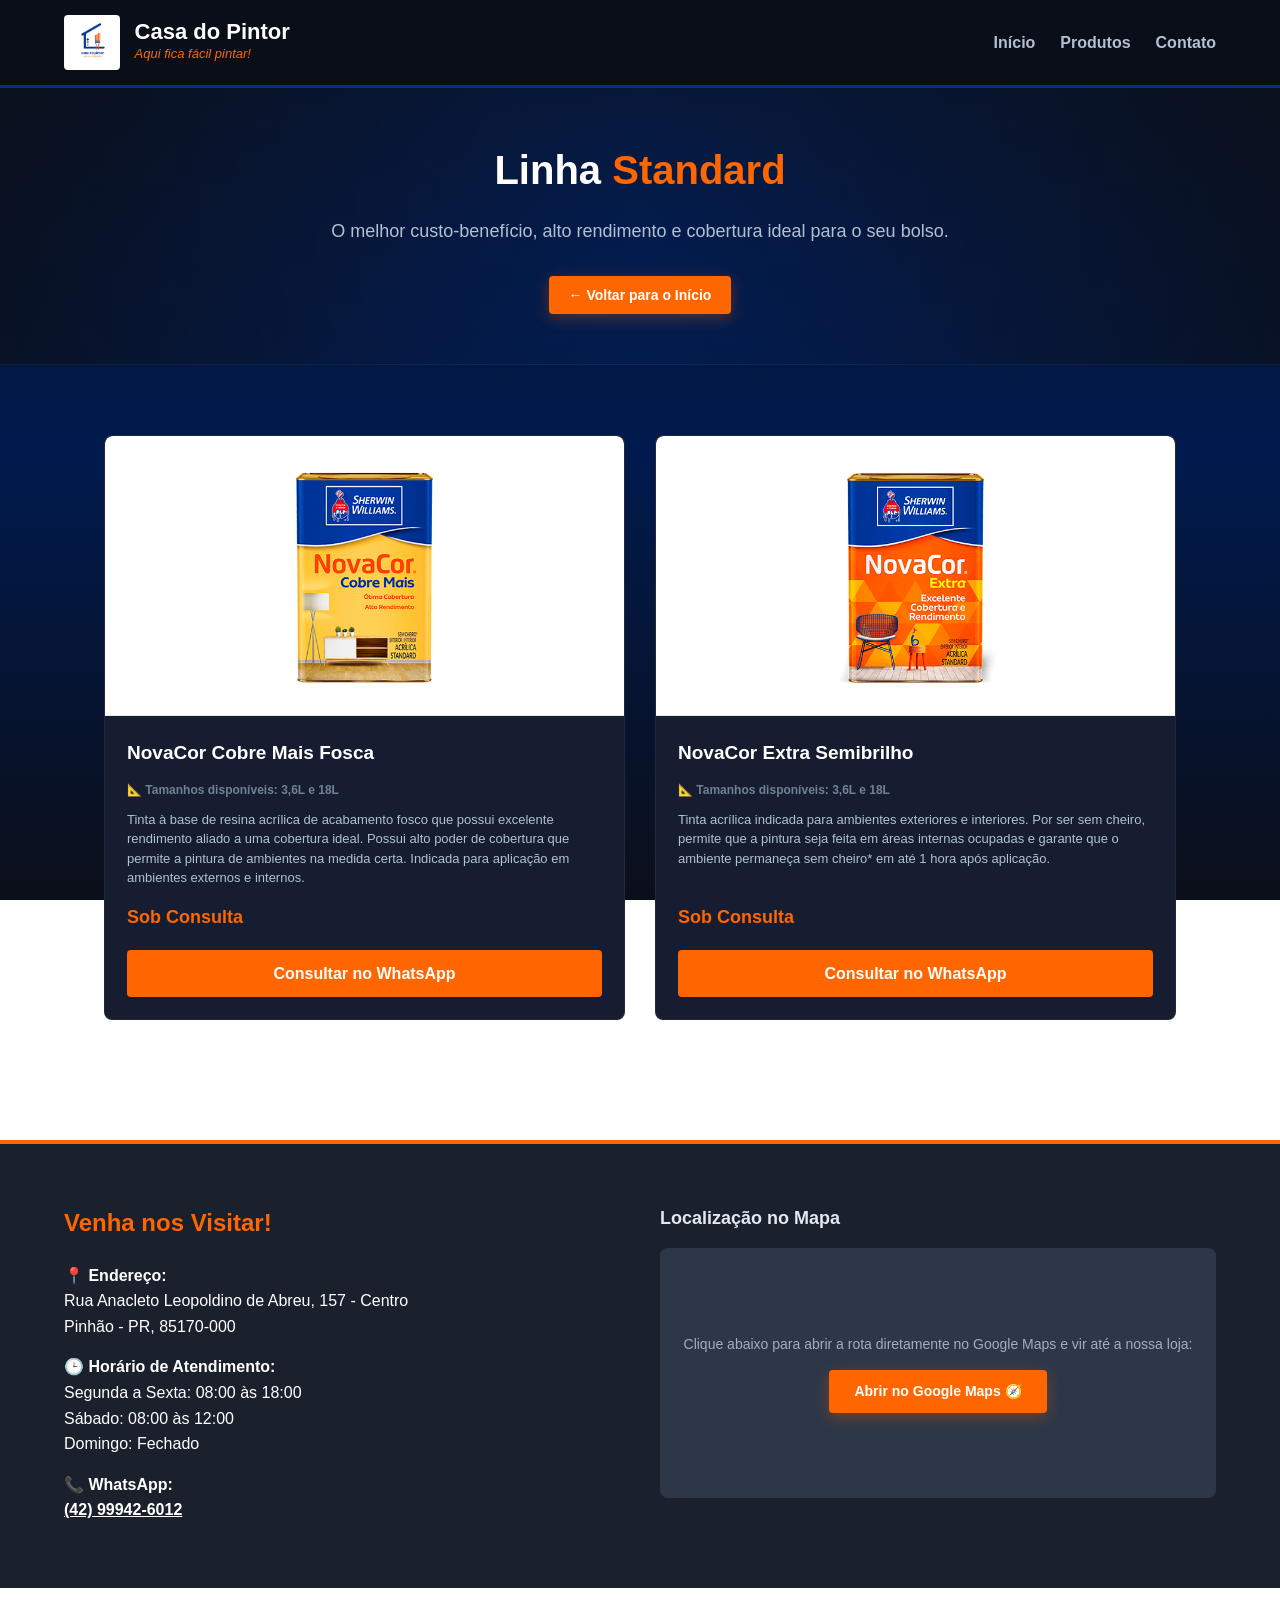
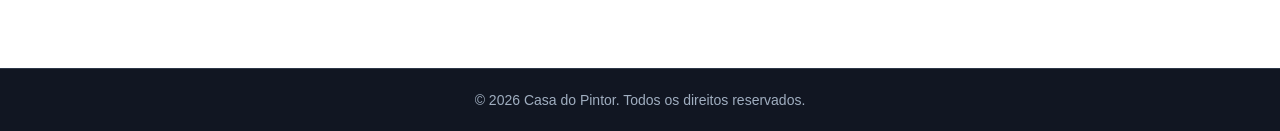
<file: economica-standard.html>
<!DOCTYPE html>
<html lang="pt-BR">
<head>
    <meta charset="UTF-8">
    <meta name="viewport" content="width=device-width, initial-scale=1.0">
    <title>Linha Standard - Casa do Pintor</title>
    <link rel="stylesheet" href="style.css">
</head>
<body>

    <header>
        <div class="logo-container">
            <img src="WhatsApp Image 2026-06-05 at 13.28.45.jpeg" alt="Casa do Pintor Logo" class="logo-img">
            <div class="logo-texto">
                <h1>Casa do Pintor</h1>
                <span>Aqui fica fácil pintar!</span>
            </div>
        </div>
        <nav>
            <ul>
                <li><a href="index.html">Início</a></li>
                <li><a href="index.html#produtos">Produtos</a></li>
                <li><a href="#contato">Contato</a></li>
            </ul>
        </nav>
    </header>

    <section class="hero" style="padding: 50px 5%;">
        <h2>Linha <span>Standard</span></h2>
        <p>O melhor custo-benefício, alto rendimento e cobertura ideal para o seu bolso.</p>
        <a href="index.html" class="btn-cta" style="padding: 8px 20px; font-size: 14px;">← Voltar para o Início</a>
    </section>

    <main class="produtos-container">
        <div class="grid-produtos">
            
            <div class="produto-card" style="display: flex; flex-direction: column; height: auto;">
                <div class="produto-imagem" style="background: #ffffff; padding: 20px; height: 280px; display: flex; align-items: center; justify-content: center; border-bottom: 1px solid #e2e8f0; border-radius: 8px 8px 0 0;">
                    <img src="novacor-cobre-mais.png" alt="Sherwin Williams NovaCor Cobre Mais Fosca" style="max-height: 100%; max-width: 100%; object-fit: contain;">
                </div>
                <div class="produto-info" style="display: flex; flex-direction: column; flex-grow: 1; justify-content: space-between;">
                    <div>
                        <h4>NovaCor Cobre Mais Fosca</h4>
                        <span style="display: block; font-size: 12px; font-weight: bold; color: #718096; margin-bottom: 10px;">📐 Tamanhos disponíveis: 3,6L e 18L</span>
                        <p style="font-size: 13px; line-height: 1.5; color: var(--cinza-texto); height: auto; margin-bottom: 15px; overflow: visible;">
                            Tinta à base de resina acrílica de acabamento fosco que possui excelente rendimento aliado a uma cobertura ideal. Possui alto poder de cobertura que permite a pintura de ambientes na medida certa. Indicada para aplicação em ambientes externos e internos.
                        </p>
                    </div>
                    <div>
                        <span class="produto-preco">Sob Consulta</span>
                        <a href="https://api.whatsapp.com/send?phone=5542999426012&text=Olá! Quero consultar o preço da NovaCor Cobre Mais Fosca." target="_blank" class="btn-detalhes" style="background-color: var(--laranja);">Consultar no WhatsApp</a>
                    </div>
                </div>
            </div>

            <div class="produto-card" style="display: flex; flex-direction: column; height: auto;">
                <div class="produto-imagem" style="background: #ffffff; padding: 20px; height: 280px; display: flex; align-items: center; justify-content: center; border-bottom: 1px solid #e2e8f0; border-radius: 8px 8px 0 0;">
                    <img src="novacor-extra-fosco.png" alt="Sherwin Williams NovaCor Extra Semibrilho" style="max-height: 100%; max-width: 100%; object-fit: contain;">
                </div>
                <div class="produto-info" style="display: flex; flex-direction: column; flex-grow: 1; justify-content: space-between;">
                    <div>
                        <h4>NovaCor Extra Semibrilho</h4>
                        <span style="display: block; font-size: 12px; font-weight: bold; color: #718096; margin-bottom: 10px;">📐 Tamanhos disponíveis: 3,6L e 18L</span>
                        <p style="font-size: 13px; line-height: 1.5; color: var(--cinza-texto); height: auto; margin-bottom: 15px; overflow: visible;">
                            Tinta acrílica indicada para ambientes exteriores e interiores. Por ser sem cheiro, permite que a pintura seja feita em áreas internas ocupadas e garante que o ambiente permaneça sem cheiro* em até 1 hora após aplicação.
                        </p>
                    </div>
                    <div>
                        <span class="produto-preco">Sob Consulta</span>
                        <a href="https://api.whatsapp.com/send?phone=5542999426012&text=Olá! Quero consultar o preço da NovaCor Extra Semibrilho." target="_blank" class="btn-detalhes" style="background-color: var(--laranja);">Consultar no WhatsApp</a>
                    </div>
                </div>
            </div>

        </div>
    </main>

    <section id="contato" style="padding: 60px 5%; background-color: #1a202c; color: #ffffff; border-top: 4px solid var(--laranja); margin-top: 50px;">
        <div style="max-width: 1200px; margin: 0 auto; display: flex; flex-wrap: wrap; gap: 40px; justify-content: space-between; align-items: flex-start;">
            
            <div style="flex: 1; min-width: 300px;">
                <h3 style="font-size: 24px; color: var(--laranja); margin-bottom: 20px;">Venha nos Visitar!</h3>
                
                <p style="font-size: 16px; line-height: 1.6; margin-bottom: 15px;">
                    <strong>📍 Endereço:</strong><br>
                    Rua Anacleto Leopoldino de Abreu, 157 - Centro<br>
                    Pinhão - PR, 85170-000
                </p>

                <p style="font-size: 16px; line-height: 1.6; margin-bottom: 15px;">
                    <strong>🕒 Horário de Atendimento:</strong><br>
                    Segunda a Sexta: 08:00 às 18:00<br>
                    Sábado: 08:00 às 12:00<br>
                    Domingo: Fechado
                </p>

                <p style="font-size: 16px; line-height: 1.6; margin-bottom: 5px;">
                    <strong>📞 WhatsApp:</strong><br>
                    <a href="https://api.whatsapp.com/send?phone=5542999426012" target="_blank" style="color: #ffffff; text-decoration: underline; font-weight: bold;">(42) 99942-6012</a>
                </p>
            </div>

            <div style="flex: 1; min-width: 300px; width: 100%;">
                <h4 style="font-size: 18px; margin-bottom: 15px; color: #e2e8f0;">Localização no Mapa</h4>
                <div style="width: 100%; height: 250px; border-radius: 8px; overflow: hidden; border: 2px solid #2d3748; background: #2d3748; display: flex; align-items: center; justify-content: center; text-align: center; padding: 20px;">
                    <div>
                        <p style="margin-bottom: 15px; font-size: 14px; color: #a0aec0;">Clique abaixo para abrir a rota diretamente no Google Maps e vir até a nossa loja:</p>
                        <a href="https://maps.google.com/?q=Casa+do+Pintor+Pinhão+PR" target="_blank" class="btn-cta" style="padding: 10px 25px; font-size: 14px; text-decoration: none; display: inline-block;">Abrir no Google Maps 🧭</a>
                    </div>
                </div>
            </div>

        </div>
    </section>

    <footer style="padding: 20px 5%; text-align: center; color: #a0aec0; background-color: #111622; font-size: 14px; border-top: 1px solid #2d3748;">
        <p>© 2026 Casa do Pintor. Todos os direitos reservados.</p>
    </footer>

</body>
</html>
</file>
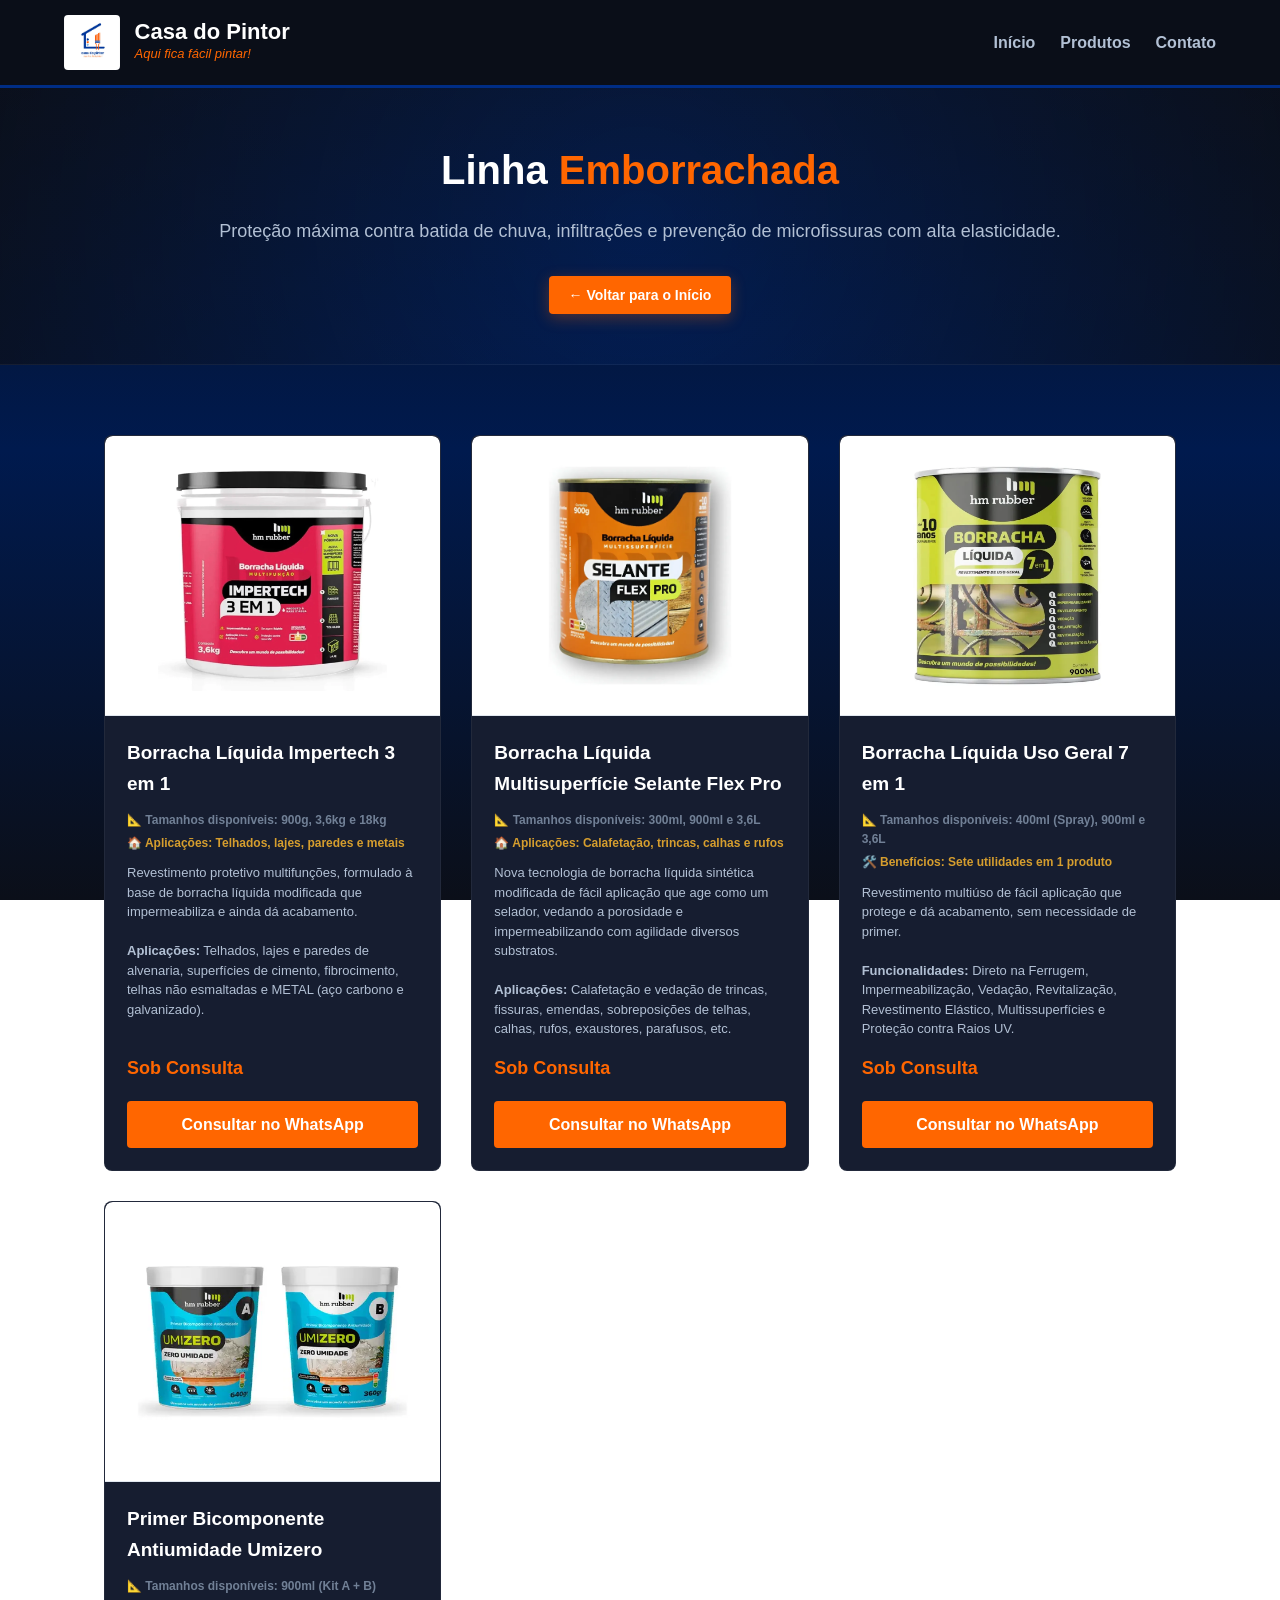
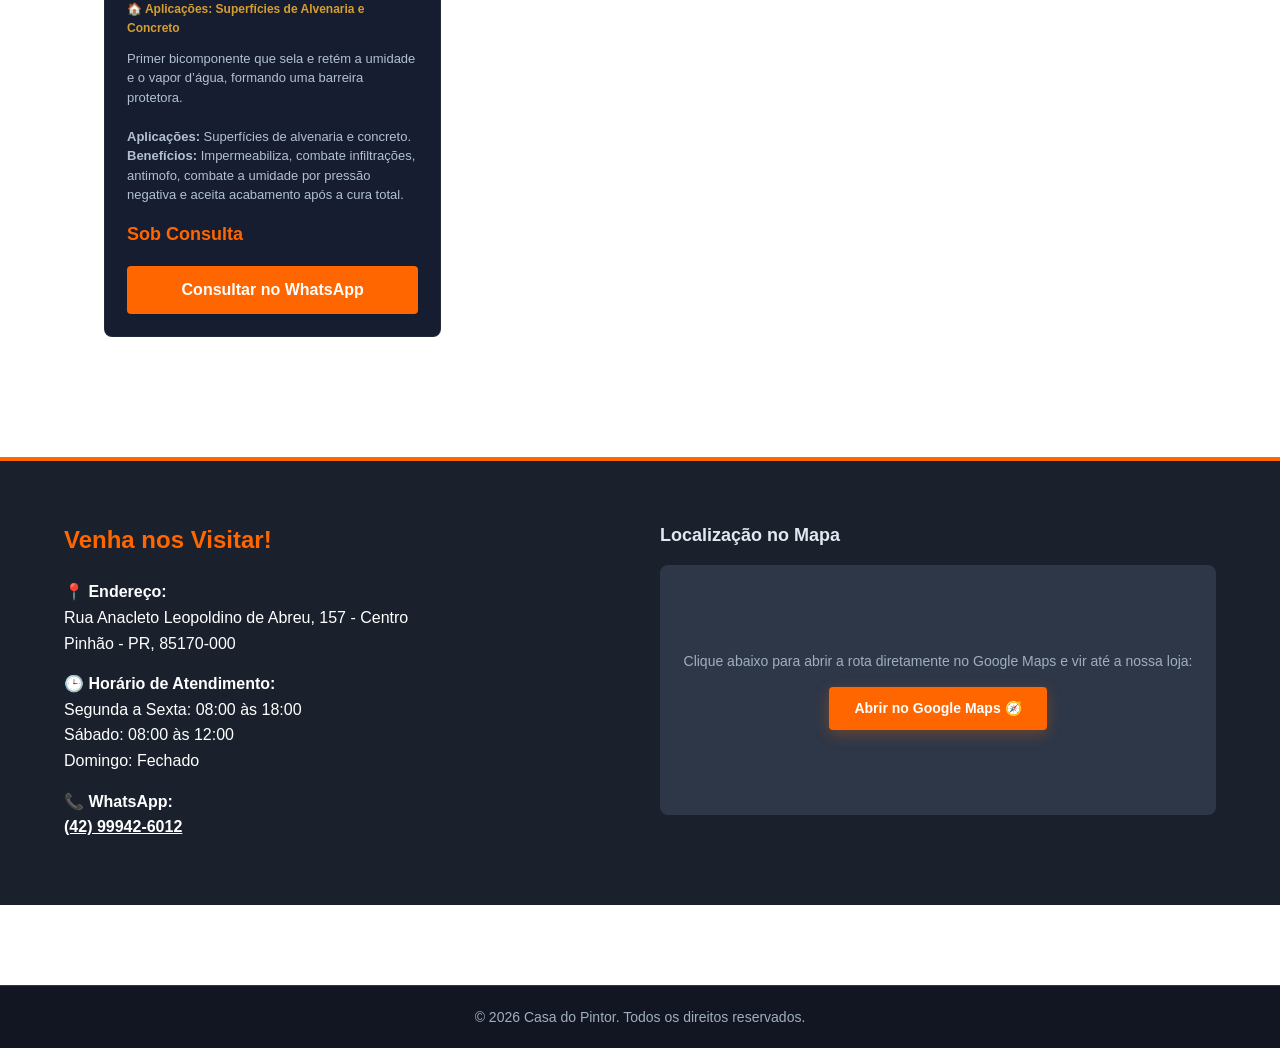
<file: emborrachados.html>
<!DOCTYPE html>
<html lang="pt-BR">
<head>
    <meta charset="UTF-8">
    <meta name="viewport" content="width=device-width, initial-scale=1.0">
    <title>Tintas Emborrachadas - Casa do Pintor</title>
    <link rel="stylesheet" href="style.css">
</head>
<body>

    <header>
        <div class="logo-container">
            <img src="WhatsApp Image 2026-06-05 at 13.28.45.jpeg" alt="Casa do Pintor Logo" class="logo-img">
            <div class="logo-texto">
                <h1>Casa do Pintor</h1>
                <span>Aqui fica fácil pintar!</span>
            </div>
        </div>
        <nav>
            <ul>
                <li><a href="index.html">Início</a></li>
                <li><a href="index.html#produtos">Produtos</a></li>
                <li><a href="#contato">Contato</a></li>
            </ul>
        </nav>
    </header>

    <section class="hero" style="padding: 50px 5%;">
        <h2>Linha <span>Emborrachada</span></h2>
        <p>Proteção máxima contra batida de chuva, infiltrações e prevenção de microfissuras com alta elasticidade.</p>
        <a href="index.html" class="btn-cta" style="padding: 8px 20px; font-size: 14px;">← Voltar para o Início</a>
    </section>

    <main class="produtos-container">
        <div class="grid-produtos">
            
            <div class="produto-card" style="display: flex; flex-direction: column; height: auto;">
                <div class="produto-imagem" style="background: #ffffff; padding: 20px; height: 280px; display: flex; align-items: center; justify-content: center; border-bottom: 1px solid #e2e8f0; border-radius: 8px 8px 0 0;">
                    <img src="impertech3em1-077ca2be7a8fc4735017719373905901-1024-1024.webp" alt="HM Rubber Impertech 3 em 1" style="max-height: 100%; max-width: 100%; object-fit: contain;">
                </div>
                <div class="produto-info" style="display: flex; flex-direction: column; flex-grow: 1; justify-content: space-between;">
                    <div>
                        <h4>Borracha Líquida Impertech 3 em 1</h4>
                        <span style="display: block; font-size: 12px; font-weight: bold; color: #718096; margin-bottom: 4px;">📐 Tamanhos disponíveis: 900g, 3,6kg e 18kg</span>
                        <span style="display: block; font-size: 12px; font-weight: bold; color: #d69e2e; margin-bottom: 10px;">🏠 Aplicações: Telhados, lajes, paredes e metais</span>
                        <p style="font-size: 13px; line-height: 1.5; color: var(--cinza-texto); height: auto; margin-bottom: 15px; overflow: visible;">
                            Revestimento protetivo multifunções, formulado à base de borracha líquida modificada que impermeabiliza e ainda dá acabamento. <br><br>
                            <strong>Aplicações:</strong> Telhados, lajes e paredes de alvenaria, superfícies de cimento, fibrocimento, telhas não esmaltadas e METAL (aço carbono e galvanizado).
                        </p>
                    </div>
                    <div>
                        <span class="produto-preco">Sob Consulta</span>
                        <a href="https://api.whatsapp.com/send?phone=5542999426012&text=Olá! Quero consultar o preço da Borracha Líquida Impertech 3 em 1 da HM Rubber." target="_blank" class="btn-detalhes" style="background-color: var(--laranja);">Consultar no WhatsApp</a>
                    </div>
                </div>
            </div>

            <div class="produto-card" style="display: flex; flex-direction: column; height: auto;">
                <div class="produto-imagem" style="background: #ffffff; padding: 20px; height: 280px; display: flex; align-items: center; justify-content: center; border-bottom: 1px solid #e2e8f0; border-radius: 8px 8px 0 0;">
                    <img src="D_NQ_NP_2X_774444-MLB107421242733_022026-F.webp" alt="HM Rubber Selante Flex Pro" style="max-height: 100%; max-width: 100%; object-fit: contain;">
                </div>
                <div class="produto-info" style="display: flex; flex-direction: column; flex-grow: 1; justify-content: space-between;">
                    <div>
                        <h4>Borracha Líquida Multisuperfície Selante Flex Pro</h4>
                        <span style="display: block; font-size: 12px; font-weight: bold; color: #718096; margin-bottom: 4px;">📐 Tamanhos disponíveis: 300ml, 900ml e 3,6L</span>
                        <span style="display: block; font-size: 12px; font-weight: bold; color: #d69e2e; margin-bottom: 10px;">🏠 Aplicações: Calafetação, trincas, calhas e rufos</span>
                        <p style="font-size: 13px; line-height: 1.5; color: var(--cinza-texto); height: auto; margin-bottom: 15px; overflow: visible;">
                            Nova tecnologia de borracha líquida sintética modificada de fácil aplicação que age como um selador, vedando a porosidade e impermeabilizando com agilidade diversos substratos. <br><br>
                            <strong>Aplicações:</strong> Calafetação e vedação de trincas, fissuras, emendas, sobreposições de telhas, calhas, rufos, exaustores, parafusos, etc.
                        </p>
                    </div>
                    <div>
                        <span class="produto-preco">Sob Consulta</span>
                        <a href="https://api.whatsapp.com/send?phone=5542999426012&text=Olá! Quero consultar o preço da Borracha Líquida Selante Flex Pro da HM Rubber." target="_blank" class="btn-detalhes" style="background-color: var(--laranja);">Consultar no WhatsApp</a>
                    </div>
                </div>
            </div>

            <div class="produto-card" style="display: flex; flex-direction: column; height: auto;">
                <div class="produto-imagem" style="background: #ffffff; padding: 20px; height: 280px; display: flex; align-items: center; justify-content: center; border-bottom: 1px solid #e2e8f0; border-radius: 8px 8px 0 0;">
                    <img src="D_NQ_NP_2X_675454-MLA111085047378_052026-F.webp" alt="HM Rubber Borracha Líquida 7 em 1" style="max-height: 100%; max-width: 100%; object-fit: contain;">
                </div>
                <div class="produto-info" style="display: flex; flex-direction: column; flex-grow: 1; justify-content: space-between;">
                    <div>
                        <h4>Borracha Líquida Uso Geral 7 em 1</h4>
                        <span style="display: block; font-size: 12px; font-weight: bold; color: #718096; margin-bottom: 4px;">📐 Tamanhos disponíveis: 400ml (Spray), 900ml e 3,6L</span>
                        <span style="display: block; font-size: 12px; font-weight: bold; color: #d69e2e; margin-bottom: 10px;">🛠️ Benefícios: Sete utilidades em 1 produto</span>
                        <p style="font-size: 13px; line-height: 1.5; color: var(--cinza-texto); height: auto; margin-bottom: 15px; overflow: visible;">
                            Revestimento multiúso de fácil aplicação que protege e dá acabamento, sem necessidade de primer. <br><br>
                            <strong>Funcionalidades:</strong> Direto na Ferrugem, Impermeabilização, Vedação, Revitalização, Revestimento Elástico, Multissuperfícies e Proteção contra Raios UV.
                        </p>
                    </div>
                    <div>
                        <span class="produto-preco">Sob Consulta</span>
                        <a href="https://api.whatsapp.com/send?phone=5542999426012&text=Olá! Quero consultar o preço da Borracha Líquida Uso Geral 7 em 1 da HM Rubber." target="_blank" class="btn-detalhes" style="background-color: var(--laranja);">Consultar no WhatsApp</a>
                    </div>
                </div>
            </div>

            <div class="produto-card" style="display: flex; flex-direction: column; height: auto;">
                <div class="produto-imagem" style="background: #ffffff; padding: 20px; height: 280px; display: flex; align-items: center; justify-content: center; border-bottom: 1px solid #e2e8f0; border-radius: 8px 8px 0 0;">
                    <img src="D_NQ_NP_2X_764074-MLA100008392477_122025-F.webp" alt="HM Rubber Umizero Primer Bicomponente" style="max-height: 100%; max-width: 100%; object-fit: contain;">
                </div>
                <div class="produto-info" style="display: flex; flex-direction: column; flex-grow: 1; justify-content: space-between;">
                    <div>
                        <h4>Primer Bicomponente Antiumidade Umizero</h4>
                        <span style="display: block; font-size: 12px; font-weight: bold; color: #718096; margin-bottom: 4px;">📐 Tamanhos disponíveis: 900ml (Kit A + B)</span>
                        <span style="display: block; font-size: 12px; font-weight: bold; color: #d69e2e; margin-bottom: 10px;">🏠 Aplicações: Superfícies de Alvenaria e Concreto</span>
                        <p style="font-size: 13px; line-height: 1.5; color: var(--cinza-texto); height: auto; margin-bottom: 15px; overflow: visible;">
                            Primer bicomponente que sela e retém a umidade e o vapor d’água, formando uma barreira protetora. <br><br>
                            <strong>Aplicações:</strong> Superfícies de alvenaria e concreto.<br>
                            <strong>Benefícios:</strong> Impermeabiliza, combate infiltrações, antimofo, combate a umidade por pressão negativa e aceita acabamento após a cura total.
                        </p>
                    </div>
                    <div>
                        <span class="produto-preco">Sob Consulta</span>
                        <a href="https://api.whatsapp.com/send?phone=5542999426012&text=Olá! Quero consultar o preço do Primer Bicomponente Antiumidade Umizero da HM Rubber." target="_blank" class="btn-detalhes" style="background-color: var(--laranja);">Consultar no WhatsApp</a>
                    </div>
                </div>
            </div>

        </div>
    </main>

    <section id="contato" style="padding: 60px 5%; background-color: #1a202c; color: #ffffff; border-top: 4px solid var(--laranja); margin-top: 50px;">
        <div style="max-width: 1200px; margin: 0 auto; display: flex; flex-wrap: wrap; gap: 40px; justify-content: space-between; align-items: flex-start;">
            
            <div style="flex: 1; min-width: 300px;">
                <h3 style="font-size: 24px; color: var(--laranja); margin-bottom: 20px;">Venha nos Visitar!</h3>
                
                <p style="font-size: 16px; line-height: 1.6; margin-bottom: 15px;">
                    <strong>📍 Endereço:</strong><br>
                    Rua Anacleto Leopoldino de Abreu, 157 - Centro<br>
                    Pinhão - PR, 85170-000
                </p>

                <p style="font-size: 16px; line-height: 1.6; margin-bottom: 15px;">
                    <strong>🕒 Horário de Atendimento:</strong><br>
                    Segunda a Sexta: 08:00 às 18:00<br>
                    Sábado: 08:00 às 12:00<br>
                    Domingo: Fechado
                </p>

                <p style="font-size: 16px; line-height: 1.6; margin-bottom: 5px;">
                    <strong>📞 WhatsApp:</strong><br>
                    <a href="https://api.whatsapp.com/send?phone=5542999426012" target="_blank" style="color: #ffffff; text-decoration: underline; font-weight: bold;">(42) 99942-6012</a>
                </p>
            </div>

            <div style="flex: 1; min-width: 300px; width: 100%;">
                <h4 style="font-size: 18px; margin-bottom: 15px; color: #e2e8f0;">Localização no Mapa</h4>
                <div style="width: 100%; height: 250px; border-radius: 8px; overflow: hidden; border: 2px solid #2d3748; background: #2d3748; display: flex; align-items: center; justify-content: center; text-align: center; padding: 20px;">
                    <div>
                        <p style="margin-bottom: 15px; font-size: 14px; color: #a0aec0;">Clique abaixo para abrir a rota diretamente no Google Maps e vir até a nossa loja:</p>
                        <a href="https://www.google.com/maps/place/Casa+Do+Pintor/@-25.6953934,-51.6593427,17z/data=!3m1!4b1!4m6!3m5!1s0x94ed5dca9c2d3109:0x843a237959f0c6ea!8m2!3d-25.6953934!4d-51.6593427!16s%2Fg%2F11y59mclby?entry=ttu" target="_blank" class="btn-cta" style="padding: 10px 25px; font-size: 14px; text-decoration: none; display: inline-block;">Abrir no Google Maps 🧭</a>
                    </div>
                </div>
            </div>

        </div>
    </section>

    <footer style="padding: 20px 5%; text-align: center; color: #a0aec0; background-color: #111622; font-size: 14px; border-top: 1px solid #2d3748;">
        <p>© 2026 Casa do Pintor. Todos os direitos reservados.</p>
    </footer>

</body>
</html>
</file>
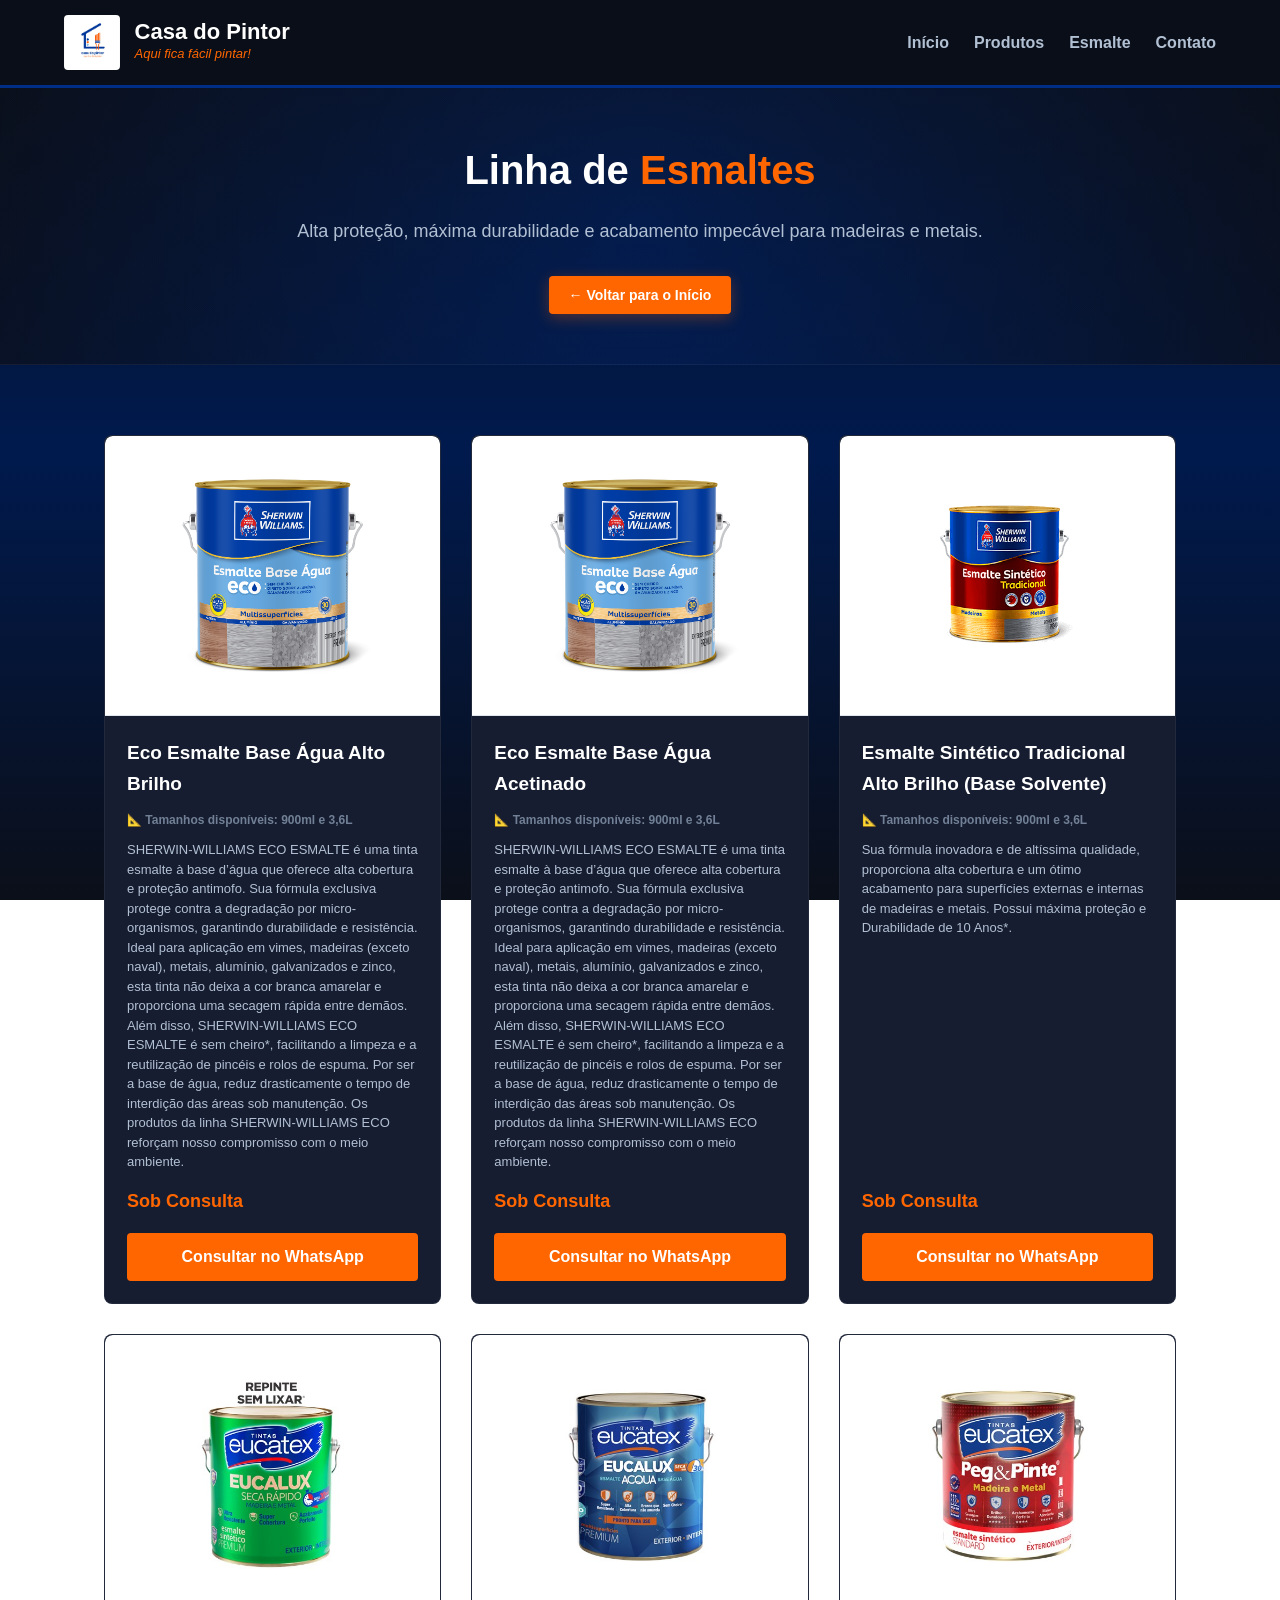
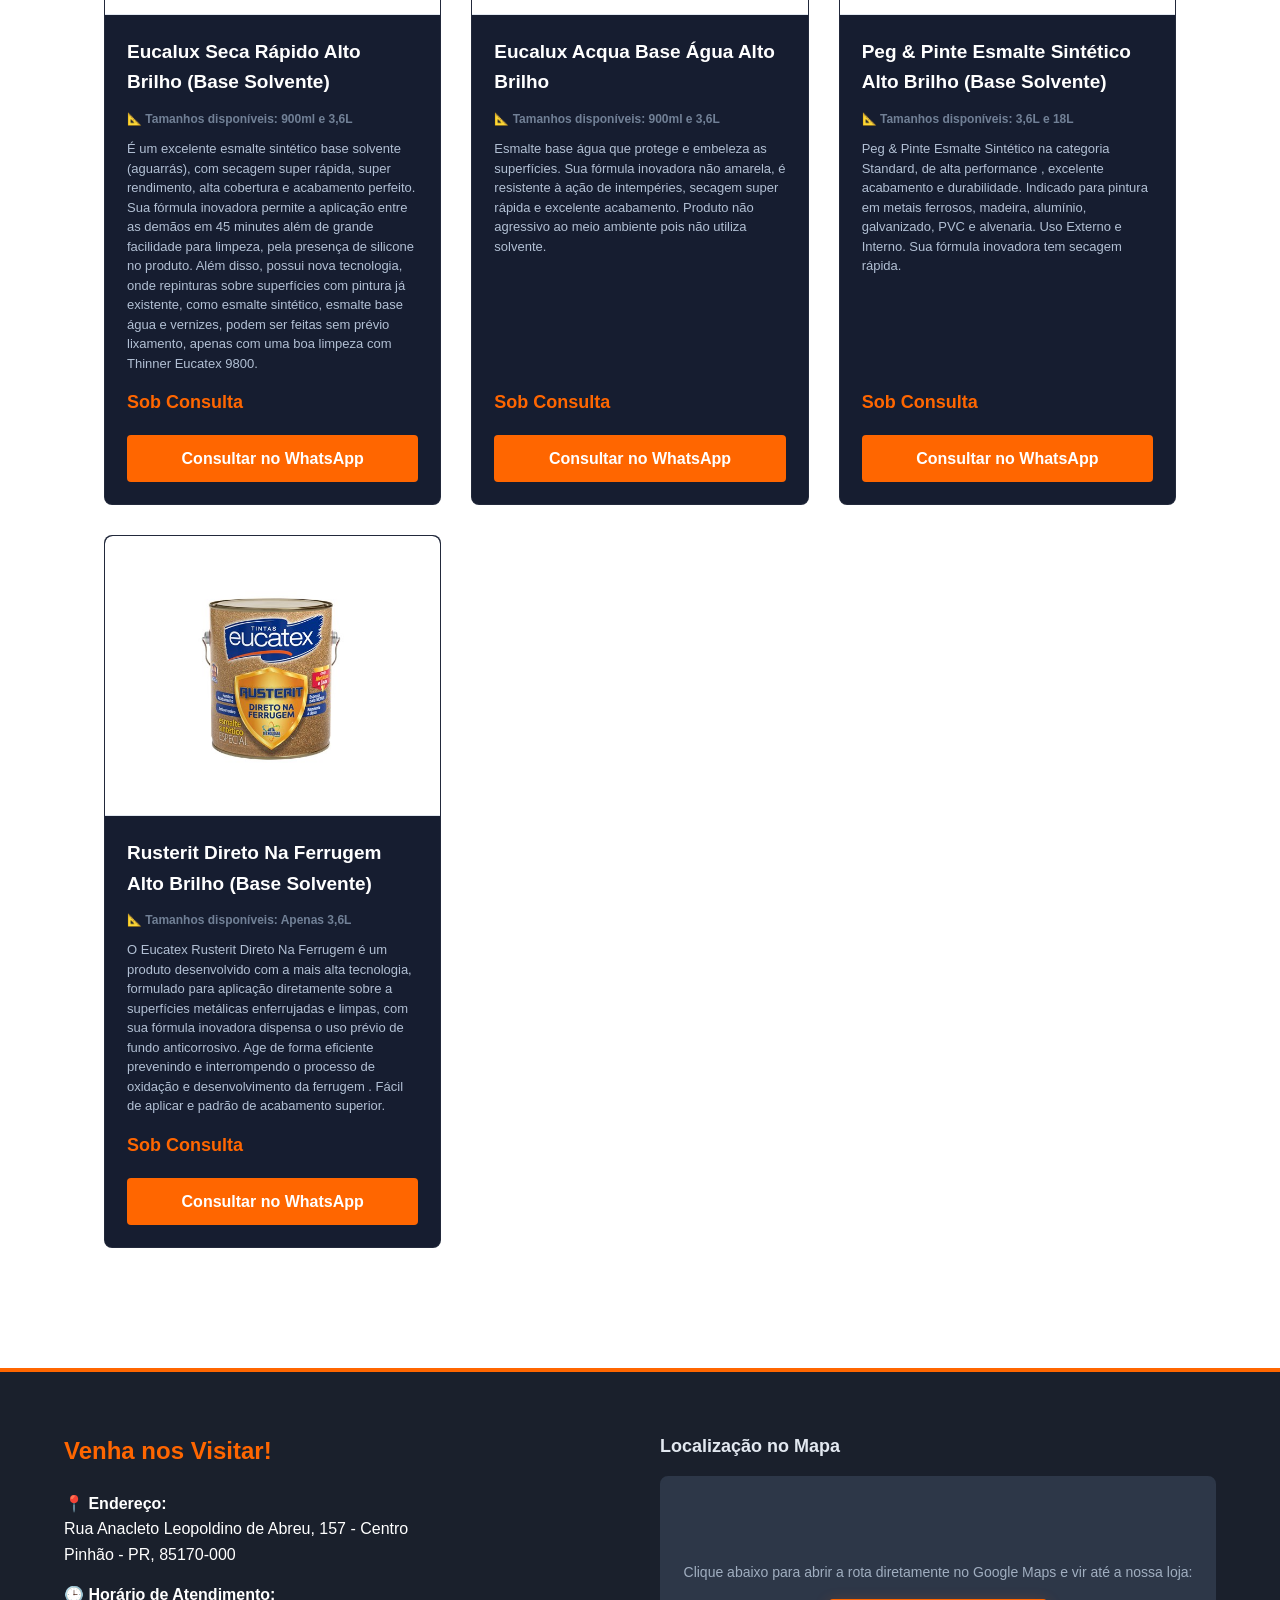
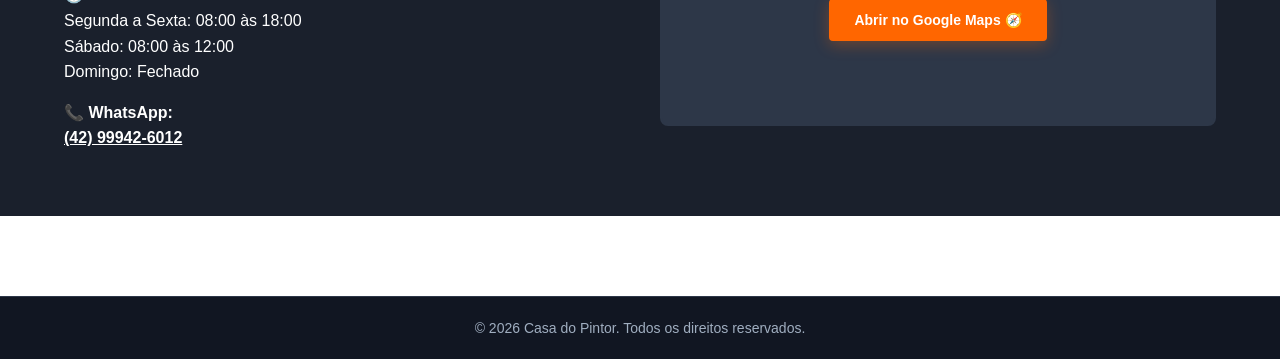
<file: esmalte.html>
<!DOCTYPE html>
<html lang="pt-BR">
<head>
    <meta charset="UTF-8">
    <meta name="viewport" content="width=device-width, initial-scale=1.0">
    <title>Esmalte - Casa do Pintor</title>
    <link rel="stylesheet" href="style.css">
</head>
<body>

    <header>
        <div class="logo-container">
            <img src="WhatsApp Image 2026-06-05 at 13.28.45.jpeg" alt="Casa do Pintor Logo" class="logo-img">
            <div class="logo-texto">
                <h1>Casa do Pintor</h1>
                <span>Aqui fica fácil pintar!</span>
            </div>
        </div>
        <nav>
            <ul>
                <li><a href="index.html">Início</a></li>
                <li><a href="index.html#produtos">Produtos</a></li>
                <li><a href="esmalte.html">Esmalte</a></li>
                <li><a href="#contato">Contato</a></li>
            </ul>
        </nav>
    </header>

    <section class="hero" style="padding: 50px 5%;">
        <h2>Linha de <span>Esmaltes</span></h2>
        <p>Alta proteção, máxima durabilidade e acabamento impecável para madeiras e metais.</p>
        <a href="index.html" class="btn-cta" style="padding: 8px 20px; font-size: 14px;">← Voltar para o Início</a>
    </section>

    <main class="produtos-container">
        <div class="grid-produtos">
            
            <div class="produto-card" style="display: flex; flex-direction: column; height: auto;">
                <div class="produto-imagem" style="background: #ffffff; padding: 20px; height: 280px; display: flex; align-items: center; justify-content: center; border-bottom: 1px solid #e2e8f0; border-radius: 8px 8px 0 0;">
                    <img src="Eco-Esmalte-Base-Agua-ECO-36L.png" alt="Sherwin-Williams Eco Esmalte Base Água Alto Brilho" style="max-height: 100%; max-width: 100%; object-fit: contain;">
                </div>
                <div class="produto-info" style="display: flex; flex-direction: column; flex-grow: 1; justify-content: space-between;">
                    <div>
                        <h4>Eco Esmalte Base Água Alto Brilho</h4>
                        <span style="display: block; font-size: 12px; font-weight: bold; color: #718096; margin-bottom: 10px;">📐 Tamanhos disponíveis: 900ml e 3,6L</span>
                        <p style="font-size: 13px; line-height: 1.5; color: var(--cinza-texto); height: auto; margin-bottom: 15px; overflow: visible;">
                            SHERWIN-WILLIAMS ECO ESMALTE é uma tinta esmalte à base d’água que oferece alta cobertura e proteção antimofo. Sua fórmula exclusiva protege contra a degradação por micro-organismos, garantindo durabilidade e resistência. Ideal para aplicação em vimes, madeiras (exceto naval), metais, alumínio, galvanizados e zinco, esta tinta não deixa a cor branca amarelar e proporciona uma secagem rápida entre demãos. Além disso, SHERWIN-WILLIAMS ECO ESMALTE é sem cheiro*, facilitando a limpeza e a reutilização de pincéis e rolos de espuma. Por ser a base de água, reduz drasticamente o tempo de interdição das áreas sob manutenção. Os produtos da linha SHERWIN-WILLIAMS ECO reforçam nosso compromisso com o meio ambiente.
                        </p>
                    </div>
                    <div>
                        <span class="produto-preco">Sob Consulta</span>
                        <a href="https://api.whatsapp.com/send?phone=5542999426012&text=Olá! Quero consultar o preço do Eco Esmalte Base Água Alto Brilho." target="_blank" class="btn-detalhes" style="background-color: var(--laranja);">Consultar no WhatsApp</a>
                    </div>
                </div>
            </div>

            <div class="produto-card" style="display: flex; flex-direction: column; height: auto;">
                <div class="produto-imagem" style="background: #ffffff; padding: 20px; height: 280px; display: flex; align-items: center; justify-content: center; border-bottom: 1px solid #e2e8f0; border-radius: 8px 8px 0 0;">
                    <img src="Eco-Esmalte-Base-Agua-ECO-36L.png" alt="Sherwin-Williams Eco Esmalte Base Água Acetinado" style="max-height: 100%; max-width: 100%; object-fit: contain;">
                </div>
                <div class="produto-info" style="display: flex; flex-direction: column; flex-grow: 1; justify-content: space-between;">
                    <div>
                        <h4>Eco Esmalte Base Água Acetinado</h4>
                        <span style="display: block; font-size: 12px; font-weight: bold; color: #718096; margin-bottom: 10px;">📐 Tamanhos disponíveis: 900ml e 3,6L</span>
                        <p style="font-size: 13px; line-height: 1.5; color: var(--cinza-texto); height: auto; margin-bottom: 15px; overflow: visible;">
                            SHERWIN-WILLIAMS ECO ESMALTE é uma tinta esmalte à base d’água que oferece alta cobertura e proteção antimofo. Sua fórmula exclusiva protege contra a degradação por micro-organismos, garantindo durabilidade e resistência. Ideal para aplicação em vimes, madeiras (exceto naval), metais, alumínio, galvanizados e zinco, esta tinta não deixa a cor branca amarelar e proporciona uma secagem rápida entre demãos. Além disso, SHERWIN-WILLIAMS ECO ESMALTE é sem cheiro*, facilitando a limpeza e a reutilização de pincéis e rolos de espuma. Por ser a base de água, reduz drasticamente o tempo de interdição das áreas sob manutenção. Os produtos da linha SHERWIN-WILLIAMS ECO reforçam nosso compromisso com o meio ambiente.
                        </p>
                    </div>
                    <div>
                        <span class="produto-preco">Sob Consulta</span>
                        <a href="https://api.whatsapp.com/send?phone=5542999426012&text=Olá! Quero consultar o preço do Eco Esmalte Base Água Acetinado." target="_blank" class="btn-detalhes" style="background-color: var(--laranja);">Consultar no WhatsApp</a>
                    </div>
                </div>
            </div>

            <div class="produto-card" style="display: flex; flex-direction: column; height: auto;">
                <div class="produto-imagem" style="background: #ffffff; padding: 20px; height: 280px; display: flex; align-items: center; justify-content: center; border-bottom: 1px solid #e2e8f0; border-radius: 8px 8px 0 0;">
                    <img src="esmalte-sintetico-tradicional.png" alt="Sherwin-Williams Esmalte Sintético Tradicional Alto Brilho" style="max-height: 100%; max-width: 100%; object-fit: contain;">
                </div>
                <div class="produto-info" style="display: flex; flex-direction: column; flex-grow: 1; justify-content: space-between;">
                    <div>
                        <h4>Esmalte Sintético Tradicional Alto Brilho (Base Solvente)</h4>
                        <span style="display: block; font-size: 12px; font-weight: bold; color: #718096; margin-bottom: 10px;">📐 Tamanhos disponíveis: 900ml e 3,6L</span>
                        <p style="font-size: 13px; line-height: 1.5; color: var(--cinza-texto); height: auto; margin-bottom: 15px; overflow: visible;">
                            Sua fórmula inovadora e de altíssima qualidade, proporciona alta cobertura e um ótimo acabamento para superfícies externas e internas de madeiras e metais. Possui máxima proteção e Durabilidade de 10 Anos*.
                        </p>
                    </div>
                    <div>
                        <span class="produto-preco">Sob Consulta</span>
                        <a href="https://api.whatsapp.com/send?phone=5542999426012&text=Olá! Quero consultar o preço do Esmalte Sintético Tradicional Alto Brilho Base Solvente." target="_blank" class="btn-detalhes" style="background-color: var(--laranja);">Consultar no WhatsApp</a>
                    </div>
                </div>
            </div>

            <div class="produto-card" style="display: flex; flex-direction: column; height: auto;">
                <div class="produto-imagem" style="background: #ffffff; padding: 20px; height: 280px; display: flex; align-items: center; justify-content: center; border-bottom: 1px solid #e2e8f0; border-radius: 8px 8px 0 0;">
                    <img src="8812-eucalux-seca-rapido-esmalte-premium.jpg" alt="Eucatex Eucalux Seca Rápido Alto Brilho" style="max-height: 100%; max-width: 100%; object-fit: contain;">
                </div>
                <div class="produto-info" style="display: flex; flex-direction: column; flex-grow: 1; justify-content: space-between;">
                    <div>
                        <h4>Eucalux Seca Rápido Alto Brilho (Base Solvente)</h4>
                        <span style="display: block; font-size: 12px; font-weight: bold; color: #718096; margin-bottom: 10px;">📐 Tamanhos disponíveis: 900ml e 3,6L</span>
                        <p style="font-size: 13px; line-height: 1.5; color: var(--cinza-texto); height: auto; margin-bottom: 15px; overflow: visible;">
                            É um excelente esmalte sintético base solvente (aguarrás), com secagem super rápida, super rendimento, alta cobertura e acabamento perfeito. Sua fórmula inovadora permite a aplicação entre as demãos em 45 minutes além de grande facilidade para limpeza, pela presença de silicone no produto. Além disso, possui nova tecnologia, onde repinturas sobre superfícies com pintura já existente, como esmalte sintético, esmalte base água e vernizes, podem ser feitas sem prévio lixamento, apenas com uma boa limpeza com Thinner Eucatex 9800.
                        </p>
                    </div>
                    <div>
                        <span class="produto-preco">Sob Consulta</span>
                        <a href="https://api.whatsapp.com/send?phone=5542999426012&text=Olá! Quero consultar o preço do Eucalux Seca Rápido Alto Brilho Base Solvente." target="_blank" class="btn-detalhes" style="background-color: var(--laranja);">Consultar no WhatsApp</a>
                    </div>
                </div>
            </div>

            <div class="produto-card" style="display: flex; flex-direction: column; height: auto;">
                <div class="produto-imagem" style="background: #ffffff; padding: 20px; height: 280px; display: flex; align-items: center; justify-content: center; border-bottom: 1px solid #e2e8f0; border-radius: 8px 8px 0 0;">
                    <img src="8813-eucatex-acqua-esmalte-base-agua.jpg" alt="Eucatex Eucalux Acqua Base Água Alto Brilho" style="max-height: 100%; max-width: 100%; object-fit: contain;">
                </div>
                <div class="produto-info" style="display: flex; flex-direction: column; flex-grow: 1; justify-content: space-between;">
                    <div>
                        <h4>Eucalux Acqua Base Água Alto Brilho</h4>
                        <span style="display: block; font-size: 12px; font-weight: bold; color: #718096; margin-bottom: 10px;">📐 Tamanhos disponíveis: 900ml e 3,6L</span>
                        <p style="font-size: 13px; line-height: 1.5; color: var(--cinza-texto); height: auto; margin-bottom: 15px; overflow: visible;">
                            Esmalte base água que protege e embeleza as superfícies. Sua fórmula inovadora não amarela, é resistente à ação de intempéries, secagem super rápida e excelente acabamento. Produto não agressivo ao meio ambiente pois não utiliza solvente.
                        </p>
                    </div>
                    <div>
                        <span class="produto-preco">Sob Consulta</span>
                        <a href="https://api.whatsapp.com/send?phone=5542999426012&text=Olá! Quero consultar o preço do Eucalux Acqua Base Água Alto Brilho." target="_blank" class="btn-detalhes" style="background-color: var(--laranja);">Consultar no WhatsApp</a>
                    </div>
                </div>
            </div>

            <div class="produto-card" style="display: flex; flex-direction: column; height: auto;">
                <div class="produto-imagem" style="background: #ffffff; padding: 20px; height: 280px; display: flex; align-items: center; justify-content: center; border-bottom: 1px solid #e2e8f0; border-radius: 8px 8px 0 0;">
                    <img src="10652-peg-pinte-esmalte.jpg" alt="Eucatex Peg & Pinte Esmalte Sintético Standard Alto Brilho" style="max-height: 100%; max-width: 100%; object-fit: contain;">
                </div>
                <div class="produto-info" style="display: flex; flex-direction: column; flex-grow: 1; justify-content: space-between;">
                    <div>
                        <h4>Peg & Pinte Esmalte Sintético Alto Brilho (Base Solvente)</h4>
                        <span style="display: block; font-size: 12px; font-weight: bold; color: #718096; margin-bottom: 10px;">📐 Tamanhos disponíveis: 3,6L e 18L</span>
                        <p style="font-size: 13px; line-height: 1.5; color: var(--cinza-texto); height: auto; margin-bottom: 15px; overflow: visible;">
                            Peg & Pinte Esmalte Sintético na categoria Standard, de alta performance , excelente acabamento e durabilidade. Indicado para pintura em metais ferrosos, madeira, alumínio, galvanizado, PVC e alvenaria. Uso Externo e Interno. Sua fórmula inovadora tem secagem rápida.
                        </p>
                    </div>
                    <div>
                        <span class="produto-preco">Sob Consulta</span>
                        <a href="https://api.whatsapp.com/send?phone=5542999426012&text=Olá! Quero consultar o preço do Peg e Pinte Esmalte Sintético Alto Brilho Base Solvente." target="_blank" class="btn-detalhes" style="background-color: var(--laranja);">Consultar no WhatsApp</a>
                    </div>
                </div>
            </div>

            <div class="produto-card" style="display: flex; flex-direction: column; height: auto;">
                <div class="produto-imagem" style="background: #ffffff; padding: 20px; height: 280px; display: flex; align-items: center; justify-content: center; border-bottom: 1px solid #e2e8f0; border-radius: 8px 8px 0 0;">
                    <img src="8711-eucatex-rusterit.jpg" alt="Eucatex Rusterit Direto Na Ferrugem Alto Brilho" style="max-height: 100%; max-width: 100%; object-fit: contain;">
                </div>
                <div class="produto-info" style="display: flex; flex-direction: column; flex-grow: 1; justify-content: space-between;">
                    <div>
                        <h4>Rusterit Direto Na Ferrugem Alto Brilho (Base Solvente)</h4>
                        <span style="display: block; font-size: 12px; font-weight: bold; color: #718096; margin-bottom: 10px;">📐 Tamanhos disponíveis: Apenas 3,6L</span>
                        <p style="font-size: 13px; line-height: 1.5; color: var(--cinza-texto); height: auto; margin-bottom: 15px; overflow: visible;">
                            O Eucatex Rusterit Direto Na Ferrugem é um produto desenvolvido com a mais alta tecnologia, formulado para aplicação diretamente sobre a superfícies metálicas enferrujadas e limpas, com sua fórmula inovadora dispensa o uso prévio de fundo anticorrosivo. Age de forma eficiente prevenindo e interrompendo o processo de oxidação e desenvolvimento da ferrugem . Fácil de aplicar e padrão de acabamento superior.
                        </p>
                    </div>
                    <div>
                        <span class="produto-preco">Sob Consulta</span>
                        <a href="https://api.whatsapp.com/send?phone=5542999426012&text=Olá! Quero consultar o preço do Eucatex Rusterit Direto Na Ferrugem Alto Brilho Base Solvente." target="_blank" class="btn-detalhes" style="background-color: var(--laranja);">Consultar no WhatsApp</a>
                    </div>
                </div>
            </div>

        </div>
    </main>

    <section id="contato" style="padding: 60px 5%; background-color: #1a202c; color: #ffffff; border-top: 4px solid var(--laranja); margin-top: 50px;">
        <div style="max-width: 1200px; margin: 0 auto; display: flex; flex-wrap: wrap; gap: 40px; justify-content: space-between; align-items: flex-start;">
            
            <div style="flex: 1; min-width: 300px;">
                <h3 style="font-size: 24px; color: var(--laranja); margin-bottom: 20px;">Venha nos Visitar!</h3>
                
                <p style="font-size: 16px; line-height: 1.6; margin-bottom: 15px;">
                    <strong>📍 Endereço:</strong><br>
                    Rua Anacleto Leopoldino de Abreu, 157 - Centro<br>
                    Pinhão - PR, 85170-000
                </p>

                <p style="font-size: 16px; line-height: 1.6; margin-bottom: 15px;">
                    <strong>🕒 Horário de Atendimento:</strong><br>
                    Segunda a Sexta: 08:00 às 18:00<br>
                    Sábado: 08:00 às 12:00<br>
                    Domingo: Fechado
                </p>

                <p style="font-size: 16px; line-height: 1.6; margin-bottom: 5px;">
                    <strong>📞 WhatsApp:</strong><br>
                    <a href="https://api.whatsapp.com/send?phone=5542999426012" target="_blank" style="color: #ffffff; text-decoration: underline; font-weight: bold;">(42) 99942-6012</a>
                </p>
            </div>

            <div style="flex: 1; min-width: 300px; width: 100%;">
                <h4 style="font-size: 18px; margin-bottom: 15px; color: #e2e8f0;">Localização no Mapa</h4>
                <div style="width: 100%; height: 250px; border-radius: 8px; overflow: hidden; border: 2px solid #2d3748; background: #2d3748; display: flex; align-items: center; justify-content: center; text-align: center; padding: 20px;">
                    <div>
                        <p style="margin-bottom: 15px; font-size: 14px; color: #a0aec0;">Clique abaixo para abrir a rota diretamente no Google Maps e vir até a nossa loja:</p>
                        <a href="https://maps.google.com/?q=Casa+do+Pintor+Pinhão+PR" target="_blank" class="btn-cta" style="padding: 10px 25px; font-size: 14px; text-decoration: none; display: inline-block;">Abrir no Google Maps 🧭</a>
                    </div>
                </div>
            </div>

        </div>
    </section>

    <footer style="padding: 20px 5%; text-align: center; color: #a0aec0; background-color: #111622; font-size: 14px; border-top: 1px solid #2d3748;">
        <p>© 2026 Casa do Pintor. Todos os direitos reservados.</p>
    </footer>

</body>
</html>
</file>
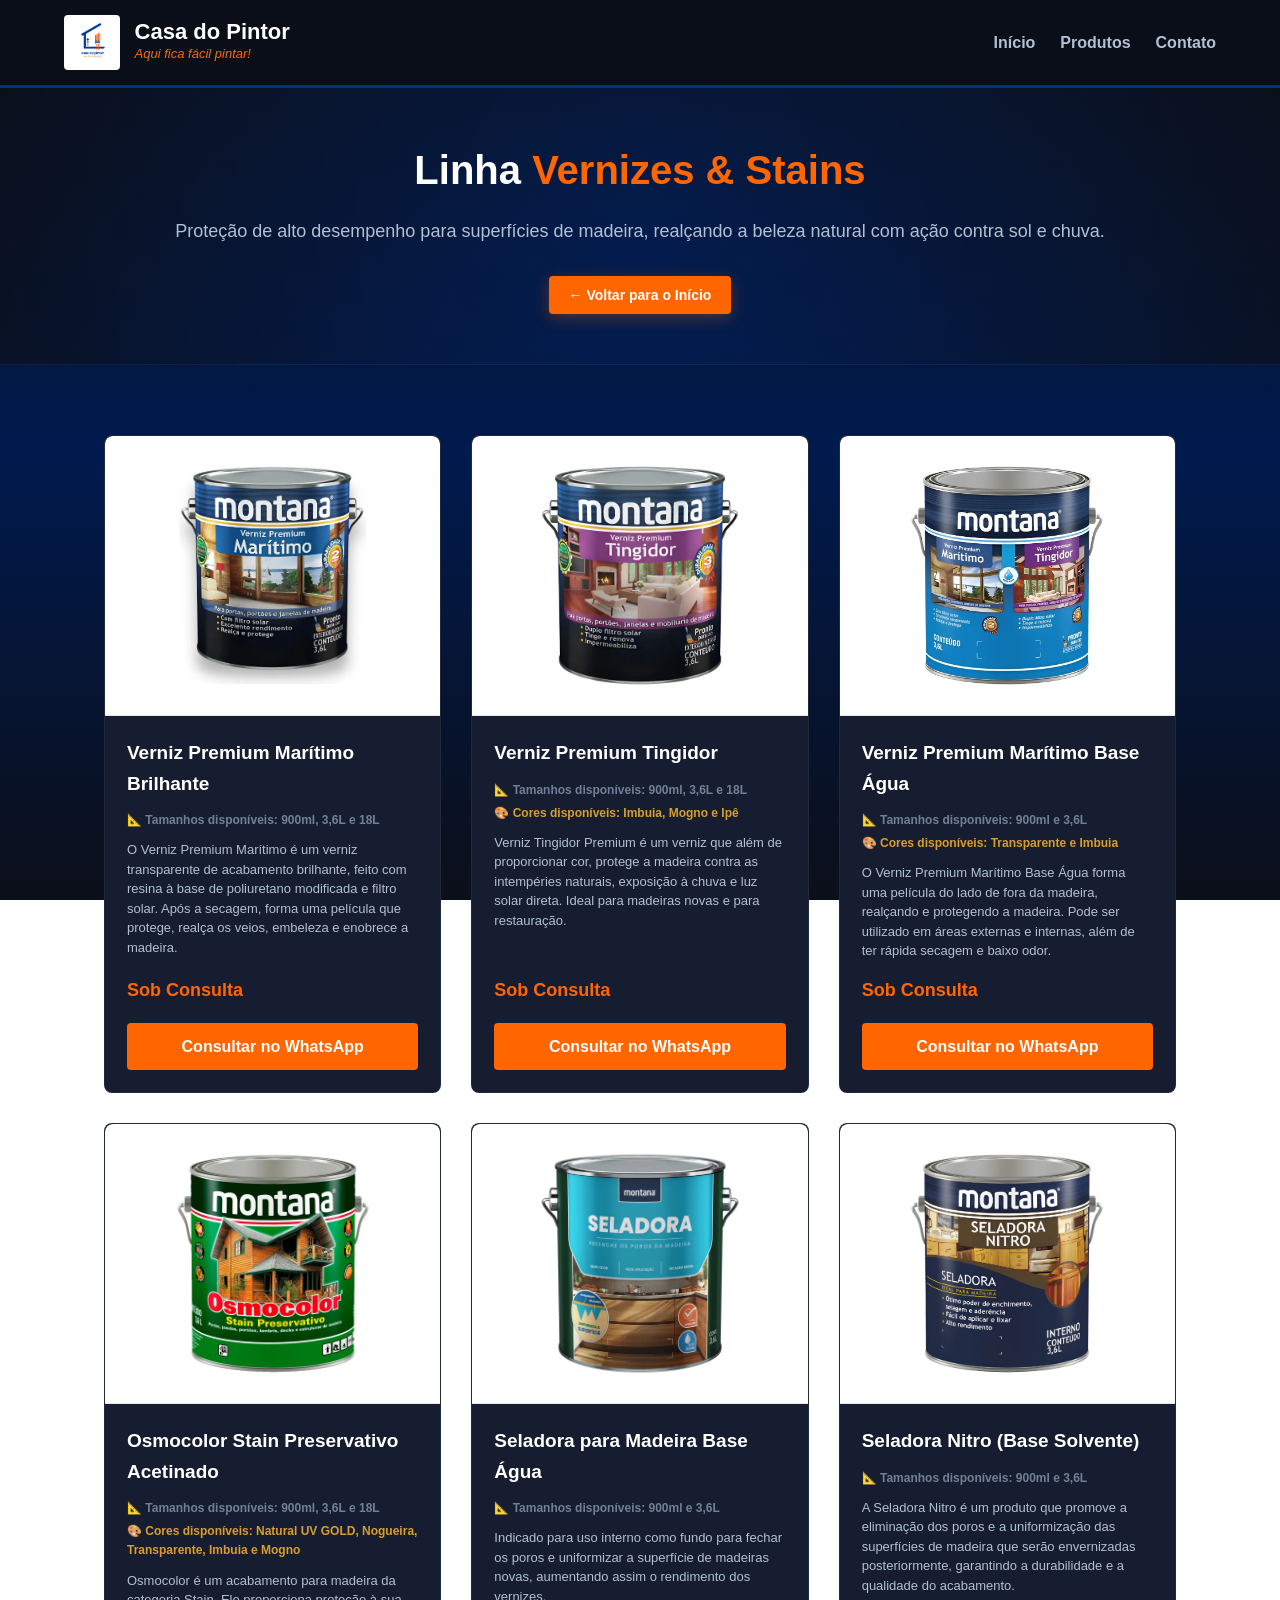
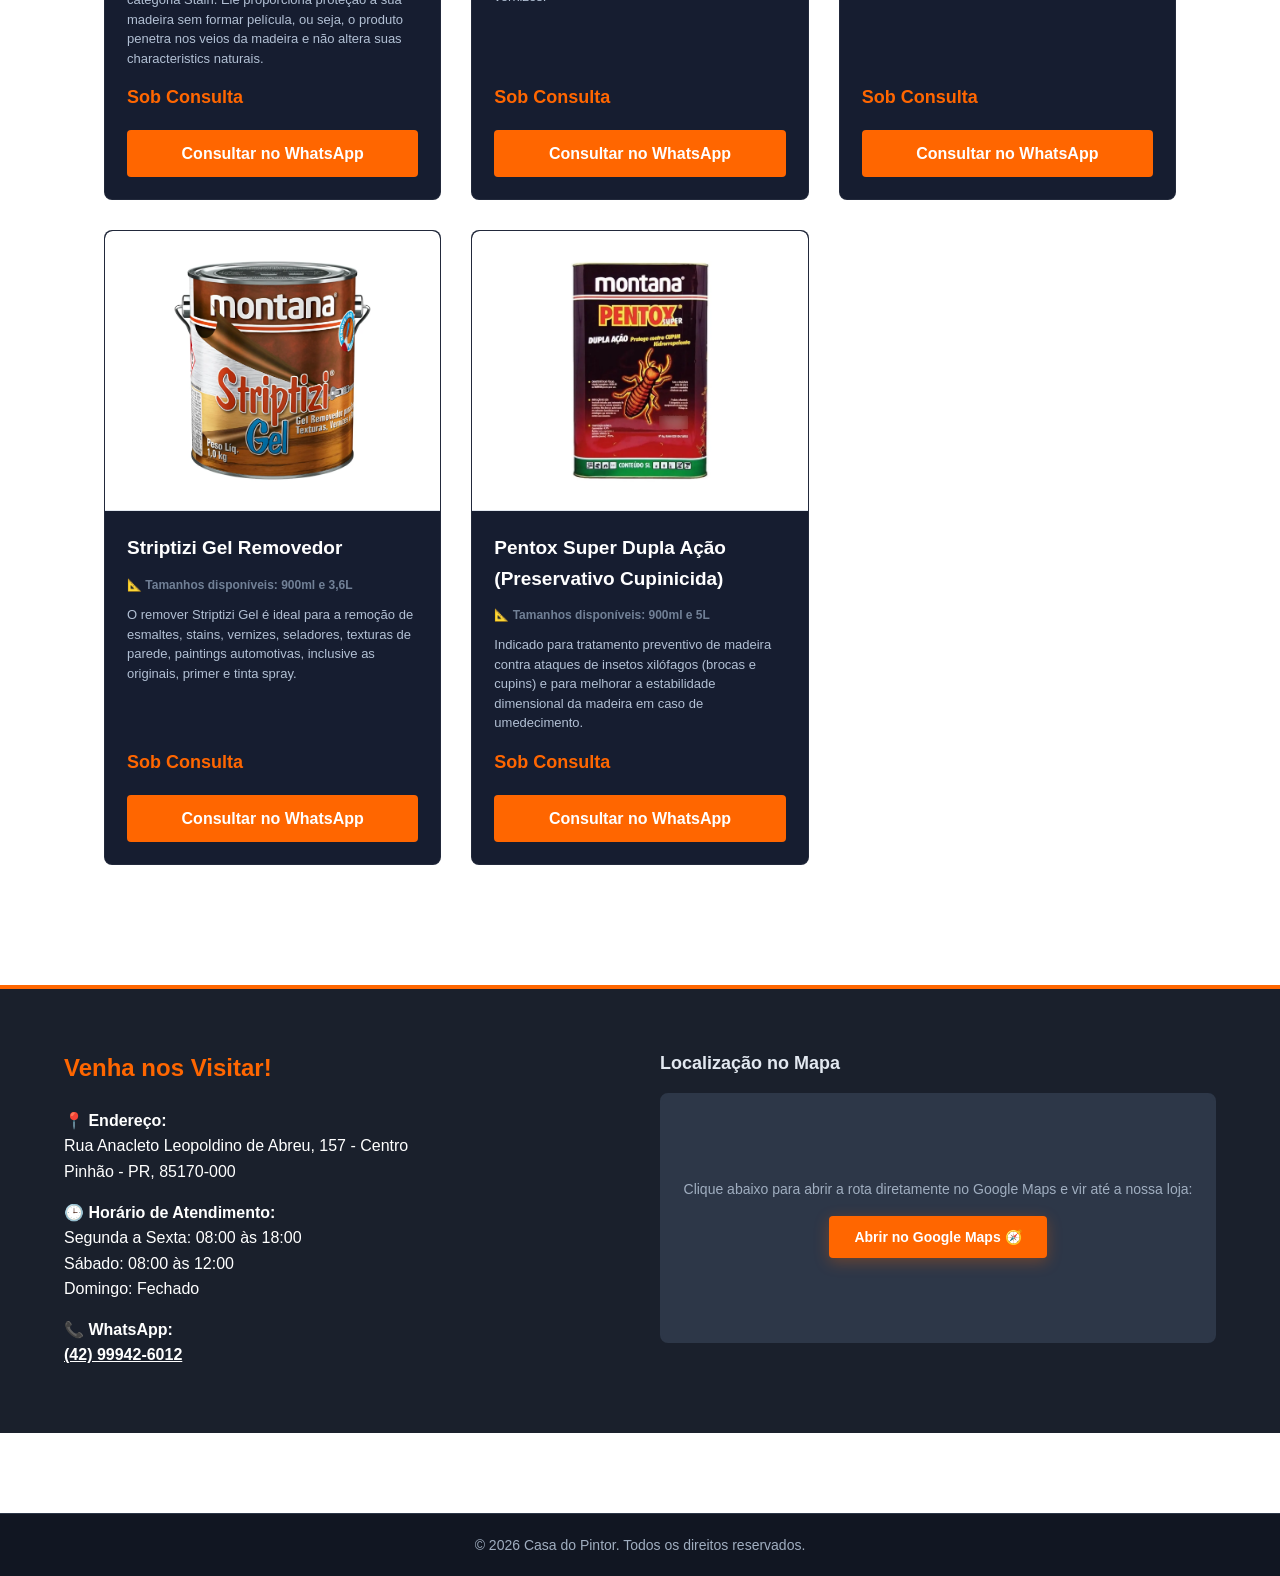
<file: vernizes-stains.html>
<!DOCTYPE html>
<html lang="pt-BR">
<head>
    <meta charset="UTF-8">
    <meta name="viewport" content="width=device-width, initial-scale=1.0">
    <title>Vernizes & Stains - Casa do Pintor</title>
    <link rel="stylesheet" href="style.css">
</head>
<body>

    <header>
        <div class="logo-container">
            <img src="WhatsApp Image 2026-06-05 at 13.28.45.jpeg" alt="Casa do Pintor Logo" class="logo-img">
            <div class="logo-texto">
                <h1>Casa do Pintor</h1>
                <span>Aqui fica fácil pintar!</span>
            </div>
        </div>
        <nav>
            <ul>
                <li><a href="index.html">Início</a></li>
                <li><a href="index.html#produtos">Produtos</a></li>
                <li><a href="#contato">Contato</a></li>
            </ul>
        </nav>
    </header>

    <section class="hero" style="padding: 50px 5%;">
        <h2>Linha <span>Vernizes & Stains</span></h2>
        <p>Proteção de alto desempenho para superfícies de madeira, realçando a beleza natural com ação contra sol e chuva.</p>
        <a href="index.html" class="btn-cta" style="padding: 8px 20px; font-size: 14px;">← Voltar para o Início</a>
    </section>

    <main class="produtos-container">
        <div class="grid-produtos">
            
            <div class="produto-card" style="display: flex; flex-direction: column; height: auto;">
                <div class="produto-imagem" style="background: #ffffff; padding: 20px; height: 280px; display: flex; align-items: center; justify-content: center; border-bottom: 1px solid #e2e8f0; border-radius: 8px 8px 0 0;">
                    <img src="D_NQ_NP_2X_716333-MLA106634744052_022026-F.webp" alt="Montana Verniz Premium Marítimo Brilhante" style="max-height: 100%; max-width: 100%; object-fit: contain;">
                </div>
                <div class="produto-info" style="display: flex; flex-direction: column; flex-grow: 1; justify-content: space-between;">
                    <div>
                        <h4>Verniz Premium Marítimo Brilhante</h4>
                        <span style="display: block; font-size: 12px; font-weight: bold; color: #718096; margin-bottom: 10px;">📐 Tamanhos disponíveis: 900ml, 3,6L e 18L</span>
                        <p style="font-size: 13px; line-height: 1.5; color: var(--cinza-texto); height: auto; margin-bottom: 15px; overflow: visible;">
                            O Verniz Premium Marítimo é um verniz transparente de acabamento brilhante, feito com resina à base de poliuretano modificada e filtro solar. Após a secagem, forma uma película que protege, realça os veios, embeleza e enobrece a madeira.
                        </p>
                    </div>
                    <div>
                        <span class="produto-preco">Sob Consulta</span>
                        <a href="https://api.whatsapp.com/send?phone=5542999426012&text=Olá! Quero consultar o preço do Verniz Premium Marítimo Montana." target="_blank" class="btn-detalhes" style="background-color: var(--laranja);">Consultar no WhatsApp</a>
                    </div>
                </div>
            </div>

            <div class="produto-card" style="display: flex; flex-direction: column; height: auto;">
                <div class="produto-imagem" style="background: #ffffff; padding: 20px; height: 280px; display: flex; align-items: center; justify-content: center; border-bottom: 1px solid #e2e8f0; border-radius: 8px 8px 0 0;">
                    <img src="D_NQ_NP_2X_785043-MLB89893862554_082025-F-verni-madeira-premium-tingidor-impermeabiliza-36l-montana.webp" alt="Montana Verniz Premium Tingidor" style="max-height: 100%; max-width: 100%; object-fit: contain;">
                </div>
                <div class="produto-info" style="display: flex; flex-direction: column; flex-grow: 1; justify-content: space-between;">
                    <div>
                        <h4>Verniz Premium Tingidor</h4>
                        <span style="display: block; font-size: 12px; font-weight: bold; color: #718096; margin-bottom: 4px;">📐 Tamanhos disponíveis: 900ml, 3,6L e 18L</span>
                        <span style="display: block; font-size: 12px; font-weight: bold; color: #d69e2e; margin-bottom: 10px;">🎨 Cores disponíveis: Imbuia, Mogno e Ipê</span>
                        <p style="font-size: 13px; line-height: 1.5; color: var(--cinza-texto); height: auto; margin-bottom: 15px; overflow: visible;">
                            Verniz Tingidor Premium é um verniz que além de proporcionar cor, protege a madeira contra as intempéries naturais, exposição à chuva e luz solar direta. Ideal para madeiras novas e para restauração.
                        </p>
                    </div>
                    <div>
                        <span class="produto-preco">Sob Consulta</span>
                        <a href="https://api.whatsapp.com/send?phone=5542999426012&text=Olá! Quero consultar o preço do Verniz Premium Tingidor Montana." target="_blank" class="btn-detalhes" style="background-color: var(--laranja);">Consultar no WhatsApp</a>
                    </div>
                </div>
            </div>

            <div class="produto-card" style="display: flex; flex-direction: column; height: auto;">
                <div class="produto-imagem" style="background: #ffffff; padding: 20px; height: 280px; display: flex; align-items: center; justify-content: center; border-bottom: 1px solid #e2e8f0; border-radius: 8px 8px 0 0;">
                    <img src="D_NQ_NP_2X_848573-MLA100014639415_122025-F.webp" alt="Montana Verniz Premium Marítimo Base Água" style="max-height: 100%; max-width: 100%; object-fit: contain;">
                </div>
                <div class="produto-info" style="display: flex; flex-direction: column; flex-grow: 1; justify-content: space-between;">
                    <div>
                        <h4>Verniz Premium Marítimo Base Água</h4>
                        <span style="display: block; font-size: 12px; font-weight: bold; color: #718096; margin-bottom: 4px;">📐 Tamanhos disponíveis: 900ml e 3,6L</span>
                        <span style="display: block; font-size: 12px; font-weight: bold; color: #d69e2e; margin-bottom: 10px;">🎨 Cores disponíveis: Transparente e Imbuia</span>
                        <p style="font-size: 13px; line-height: 1.5; color: var(--cinza-texto); height: auto; margin-bottom: 15px; overflow: visible;">
                            O Verniz Premium Marítimo Base Água forma uma película do lado de fora da madeira, realçando e protegendo a madeira. Pode ser utilizado em áreas externas e internas, além de ter rápida secagem e baixo odor.
                        </p>
                    </div>
                    <div>
                        <span class="produto-preco">Sob Consulta</span>
                        <a href="https://api.whatsapp.com/send?phone=5542999426012&text=Olá! Quero consultar o preço do Verniz Premium Marítimo Base Água Montana." target="_blank" class="btn-detalhes" style="background-color: var(--laranja);">Consultar no WhatsApp</a>
                    </div>
                </div>
            </div>

            <div class="produto-card" style="display: flex; flex-direction: column; height: auto;">
                <div class="produto-imagem" style="background: #ffffff; padding: 20px; height: 280px; display: flex; align-items: center; justify-content: center; border-bottom: 1px solid #e2e8f0; border-radius: 8px 8px 0 0;">
                    <img src="D_NQ_NP_2X_826785-MLB48402963740_122021-F.webp" alt="Montana Osmocolor Stain Preservativo Acetinado" style="max-height: 100%; max-width: 100%; object-fit: contain;">
                </div>
                <div class="produto-info" style="display: flex; flex-direction: column; flex-grow: 1; justify-content: space-between;">
                    <div>
                        <h4>Osmocolor Stain Preservativo Acetinado</h4>
                        <span style="display: block; font-size: 12px; font-weight: bold; color: #718096; margin-bottom: 4px;">📐 Tamanhos disponíveis: 900ml, 3,6L e 18L</span>
                        <span style="display: block; font-size: 12px; font-weight: bold; color: #d69e2e; margin-bottom: 10px;">🎨 Cores disponíveis: Natural UV GOLD, Nogueira, Transparente, Imbuia e Mogno</span>
                        <p style="font-size: 13px; line-height: 1.5; color: var(--cinza-texto); height: auto; margin-bottom: 15px; overflow: visible;">
                            Osmocolor é um acabamento para madeira da categoria Stain. Ele proporciona proteção à sua madeira sem formar película, ou seja, o produto penetra nos veios da madeira e não altera suas characteristics naturais.
                        </p>
                    </div>
                    <div>
                        <span class="produto-preco">Sob Consulta</span>
                        <a href="https://api.whatsapp.com/send?phone=5542999426012&text=Olá! Quero consultar o preço do Osmocolor Stain Preservativo Montana." target="_blank" class="btn-detalhes" style="background-color: var(--laranja);">Consultar no WhatsApp</a>
                    </div>
                </div>
            </div>

            <div class="produto-card" style="display: flex; flex-direction: column; height: auto;">
                <div class="produto-imagem" style="background: #ffffff; padding: 20px; height: 280px; display: flex; align-items: center; justify-content: center; border-bottom: 1px solid #e2e8f0; border-radius: 8px 8px 0 0;">
                    <img src="D_NQ_NP_2X_953825-MLB79107080811_092024-F.webp" alt="Montana Seladora para Madeira Base Água" style="max-height: 100%; max-width: 100%; object-fit: contain;">
                </div>
                <div class="produto-info" style="display: flex; flex-direction: column; flex-grow: 1; justify-content: space-between;">
                    <div>
                        <h4>Seladora para Madeira Base Água</h4>
                        <span style="display: block; font-size: 12px; font-weight: bold; color: #718096; margin-bottom: 10px;">📐 Tamanhos disponíveis: 900ml e 3,6L</span>
                        <p style="font-size: 13px; line-height: 1.5; color: var(--cinza-texto); height: auto; margin-bottom: 15px; overflow: visible;">
                            Indicado para uso interno como fundo para fechar os poros e uniformizar a superfície de madeiras novas, aumentando assim o rendimento dos vernizes.
                        </p>
                    </div>
                    <div>
                        <span class="produto-preco">Sob Consulta</span>
                        <a href="https://api.whatsapp.com/send?phone=5542999426012&text=Olá! Quero consultar o preço da Seladora para Madeira Base Água Montana." target="_blank" class="btn-detalhes" style="background-color: var(--laranja);">Consultar no WhatsApp</a>
                    </div>
                </div>
            </div>

            <div class="produto-card" style="display: flex; flex-direction: column; height: auto;">
                <div class="produto-imagem" style="background: #ffffff; padding: 20px; height: 280px; display: flex; align-items: center; justify-content: center; border-bottom: 1px solid #e2e8f0; border-radius: 8px 8px 0 0;">
                    <img src="D_NQ_NP_2X_624995-MLB92277430196_092025-F.webp" alt="Montana Seladora Nitro" style="max-height: 100%; max-width: 100%; object-fit: contain;">
                </div>
                <div class="produto-info" style="display: flex; flex-direction: column; flex-grow: 1; justify-content: space-between;">
                    <div>
                        <h4>Seladora Nitro (Base Solvente)</h4>
                        <span style="display: block; font-size: 12px; font-weight: bold; color: #718096; margin-bottom: 10px;">📐 Tamanhos disponíveis: 900ml e 3,6L</span>
                        <p style="font-size: 13px; line-height: 1.5; color: var(--cinza-texto); height: auto; margin-bottom: 15px; overflow: visible;">
                            A Seladora Nitro é um produto que promove a eliminação dos poros e a uniformização das superfícies de madeira que serão envernizadas posteriormente, garantindo a durabilidade e a qualidade do acabamento.
                        </p>
                    </div>
                    <div>
                        <span class="produto-preco">Sob Consulta</span>
                        <a href="https://api.whatsapp.com/send?phone=5542999426012&text=Olá! Quero consultar o preço da Seladora Nitro Montana." target="_blank" class="btn-detalhes" style="background-color: var(--laranja);">Consultar no WhatsApp</a>
                    </div>
                </div>
            </div>

            <div class="produto-card" style="display: flex; flex-direction: column; height: auto;">
                <div class="produto-imagem" style="background: #ffffff; padding: 20px; height: 280px; display: flex; align-items: center; justify-content: center; border-bottom: 1px solid #e2e8f0; border-radius: 8px 8px 0 0;">
                    <img src="D_NQ_NP_2X_738723-MLB93454477127_092025-F.webp" alt="Montana Striptizi Gel Removedor" style="max-height: 100%; max-width: 100%; object-fit: contain;">
                </div>
                <div class="produto-info" style="display: flex; flex-direction: column; flex-grow: 1; justify-content: space-between;">
                    <div>
                        <h4>Striptizi Gel Removedor</h4>
                        <span style="display: block; font-size: 12px; font-weight: bold; color: #718096; margin-bottom: 10px;">📐 Tamanhos disponíveis: 900ml e 3,6L</span>
                        <p style="font-size: 13px; line-height: 1.5; color: var(--cinza-texto); height: auto; margin-bottom: 15px; overflow: visible;">
                            O remover Striptizi Gel é ideal para a remoção de esmaltes, stains, vernizes, seladores, texturas de parede, paintings automotivas, inclusive as originais, primer e tinta spray.
                        </p>
                    </div>
                    <div>
                        <span class="produto-preco">Sob Consulta</span>
                        <a href="https://api.whatsapp.com/send?phone=5542999426012&text=Olá! Quero consultar o preço do Striptizi Gel Removedor Montana." target="_blank" class="btn-detalhes" style="background-color: var(--laranja);">Consultar no WhatsApp</a>
                    </div>
                </div>
            </div>

            <div class="produto-card" style="display: flex; flex-direction: column; height: auto;">
                <div class="produto-imagem" style="background: #ffffff; padding: 20px; height: 280px; display: flex; align-items: center; justify-content: center; border-bottom: 1px solid #e2e8f0; border-radius: 8px 8px 0 0;">
                    <img src="D_NQ_NP_2X_608144-MLA99441360232_112025-F.webp" alt="Montana Pentox Super Dupla Ação" style="max-height: 100%; max-width: 100%; object-fit: contain;">
                </div>
                <div class="produto-info" style="display: flex; flex-direction: column; flex-grow: 1; justify-content: space-between;">
                    <div>
                        <h4>Pentox Super Dupla Ação (Preservativo Cupinicida)</h4>
                        <span style="display: block; font-size: 12px; font-weight: bold; color: #718096; margin-bottom: 10px;">📐 Tamanhos disponíveis: 900ml e 5L</span>
                        <p style="font-size: 13px; line-height: 1.5; color: var(--cinza-texto); height: auto; margin-bottom: 15px; overflow: visible;">
                            Indicado para tratamento preventivo de madeira contra ataques de insetos xilófagos (brocas e cupins) e para melhorar a estabilidade dimensional da madeira em caso de umedecimento.
                        </p>
                    </div>
                    <div>
                        <span class="produto-preco">Sob Consulta</span>
                        <a href="https://api.whatsapp.com/send?phone=5542999426012&text=Olá! Quero consultar o preço do Pentox Super Montana." target="_blank" class="btn-detalhes" style="background-color: var(--laranja);">Consultar no WhatsApp</a>
                    </div>
                </div>
            </div>

        </div>
    </main>

    <section id="contato" style="padding: 60px 5%; background-color: #1a202c; color: #ffffff; border-top: 4px solid var(--laranja); margin-top: 50px;">
        <div style="max-width: 1200px; margin: 0 auto; display: flex; flex-wrap: wrap; gap: 40px; justify-content: space-between; align-items: flex-start;">
            
            <div style="flex: 1; min-width: 300px;">
                <h3 style="font-size: 24px; color: var(--laranja); margin-bottom: 20px;">Venha nos Visitar!</h3>
                
                <p style="font-size: 16px; line-height: 1.6; margin-bottom: 15px;">
                    <strong>📍 Endereço:</strong><br>
                    Rua Anacleto Leopoldino de Abreu, 157 - Centro<br>
                    Pinhão - PR, 85170-000
                </p>

                <p style="font-size: 16px; line-height: 1.6; margin-bottom: 15px;">
                    <strong>🕒 Horário de Atendimento:</strong><br>
                    Segunda a Sexta: 08:00 às 18:00<br>
                    Sábado: 08:00 às 12:00<br>
                    Domingo: Fechado
                </p>

                <p style="font-size: 16px; line-height: 1.6; margin-bottom: 5px;">
                    <strong>📞 WhatsApp:</strong><br>
                    <a href="https://api.whatsapp.com/send?phone=5542999426012" target="_blank" style="color: #ffffff; text-decoration: underline; font-weight: bold;">(42) 99942-6012</a>
                </p>
            </div>

            <div style="flex: 1; min-width: 300px; width: 100%;">
                <h4 style="font-size: 18px; margin-bottom: 15px; color: #e2e8f0;">Localização no Mapa</h4>
                <div style="width: 100%; height: 250px; border-radius: 8px; overflow: hidden; border: 2px solid #2d3748; background: #2d3748; display: flex; align-items: center; justify-content: center; text-align: center; padding: 20px;">
                    <div>
                        <p style="margin-bottom: 15px; font-size: 14px; color: #a0aec0;">Clique abaixo para abrir a rota diretamente no Google Maps e vir até a nossa loja:</p>
                        <a href="https://maps.google.com/?q=Casa+do+Pintor+Pinhão+PR" target="_blank" class="btn-cta" style="padding: 10px 25px; font-size: 14px; text-decoration: none; display: inline-block;">Abrir no Google Maps 🧭</a>
                    </div>
                </div>
            </div>

        </div>
    </section>

    <footer style="padding: 20px 5%; text-align: center; color: #a0aec0; background-color: #111622; font-size: 14px; border-top: 1px solid #2d3748;">
        <p>&copy; 2026 Casa do Pintor. Todos os direitos reservados.</p>
    </footer>

</body>
</html>
</file>
<file: style.css>
:root {
    --azul-escuro: #002D85;
    --azul-profundo: #001A4E;
    --laranja: #FF6600;
    --preto-absoluto: #0B0F19;
    --preto-card: #161D30;
    --cinza-texto: #B2C0D4;
    --branco: #FFFFFF;
}

* {
    margin: 0;
    padding: 0;
    box-sizing: border-box;
    font-family: 'Segoe UI', Tahoma, Geneva, Verdana, sans-serif;
}

body {
    background: linear-gradient(180deg, var(--preto-absoluto) 0%, var(--azul-profundo) 50%, var(--preto-absoluto) 100%);
    color: var(--branco);
    line-height: 1.6;
    background-attachment: fixed;
}

header {
    background-color: rgba(11, 15, 25, 0.95);
    border-bottom: 3px solid var(--azul-escuro);
    padding: 15px 5%;
    display: flex;
    justify-content: space-between;
    align-items: center;
    position: sticky;
    top: 0;
    z-index: 1000;
    backdrop-filter: blur(10px);
}

.logo-container {
    display: flex;
    align-items: center;
    gap: 15px;
}

.logo-img {
    height: 55px;
    width: auto;
    object-fit: contain;
    border-radius: 4px;
}

.logo-texto h1 {
    color: var(--branco);
    font-size: 22px;
    font-weight: 700;
    line-height: 1.1;
}

.logo-texto span {
    color: var(--laranja);
    font-size: 13px;
    display: block;
    font-style: italic;
    font-weight: 500;
}

nav ul {
    display: flex;
    list-style: none;
}

nav ul li {
    margin-left: 25px;
}

nav ul li a {
    text-decoration: none;
    color: var(--cinza-texto);
    font-weight: 600;
    transition: color 0.3s;
}

nav ul li a:hover {
    color: var(--laranja);
}

.hero {
    background: radial-gradient(circle at center, rgba(0,45,133,0.3) 0%, rgba(11,15,25,0.7) 100%);
    padding: 90px 5%;
    text-align: center;
    border-bottom: 1px solid rgba(255,255,255,0.05);
}

.hero h2 {
    font-size: 40px;
    margin-bottom: 15px;
    font-weight: 800;
}

.hero h2 span {
    color: var(--laranja);
}

.hero p {
    font-size: 18px;
    margin-bottom: 30px;
    color: var(--cinza-texto);
}

.btn-cta {
    background-color: var(--laranja);
    color: var(--branco);
    padding: 12px 35px;
    text-decoration: none;
    font-weight: bold;
    border-radius: 4px;
    transition: transform 0.2s, background 0.3s;
    display: inline-block;
    box-shadow: 0 4px 15px rgba(255, 102, 0, 0.3);
}

.btn-cta:hover {
    background-color: #e05900;
    transform: translateY(-2px);
}

.produtos-container {
    padding: 70px 5%;
    max-width: 1200px;
    margin: 0 auto;
}

.produtos-container h3 {
    text-align: center;
    font-size: 30px;
    color: var(--branco);
    margin-bottom: 45px;
}

.produtos-container h3::after {
    content: '';
    display: block;
    width: 50px;
    height: 3px;
    background-color: var(--laranja);
    margin: 12px auto 0;
}

.grid-produtos {
    display: grid;
    grid-template-columns: repeat(auto-fit, minmax(280px, 1fr));
    gap: 30px;
}

.produto-card {
    background-color: var(--preto-card);
    border: 1px solid rgba(255, 255, 255, 0.05);
    border-radius: 8px;
    overflow: hidden;
    transition: transform 0.3s, box-shadow 0.3s;
}

.produto-card:hover {
    transform: translateY(-5px);
    box-shadow: 0 10px 20px rgba(0, 0, 0, 0.5);
    border-color: rgba(0, 45, 133, 0.4);
}

.produto-imagem {
    background: linear-gradient(135deg, #1f293d 0%, #111724 100%);
    height: 180px;
    display: flex;
    align-items: center;
    justify-content: center;
    font-size: 44px;
    border-bottom: 2px solid var(--azul-escuro);
}

.produto-info {
    padding: 22px;
}

.produto-info h4 {
    font-size: 19px;
    color: var(--branco);
    margin-bottom: 12px;
}

.link-titulo-produto {
    color: var(--branco); 
    text-decoration: none; 
    transition: color 0.3s;
}

.link-titulo-produto:hover {
    color: var(--laranja);
}

.produto-info p {
    font-size: 14px;
    color: var(--cinza-texto);
    margin-bottom: 18px;
    height: auto;
}

.produto-preco {
    font-size: 18px;
    font-weight: 700;
    color: var(--laranja);
    display: block;
    margin-bottom: 18px;
}

.btn-detalhes {
    display: block;
    text-align: center;
    background-color: var(--azul-escuro);
    color: var(--branco);
    padding: 11px;
    text-decoration: none;
    border-radius: 4px;
    font-weight: 600;
    transition: background 0.3s;
}

.btn-detalhes:hover {
    background-color: #003cc2;
}

footer {
    background-color: rgba(11, 15, 25, 0.98);
    color: var(--cinza-texto);
    text-align: center;
    padding: 35px 5%;
    margin-top: 80px;
    border-top: 3px solid var(--laranja);
}

@media (max-width: 768px) {
    header {
        flex-direction: column;
        gap: 15px;
        text-align: center;
    }
    .logo-container {
        flex-direction: column;
        gap: 5px;
    }
    nav ul li {
        margin: 0 12px;
    }
    .hero h2 {
        font-size: 28px;
    }
}
</file>
